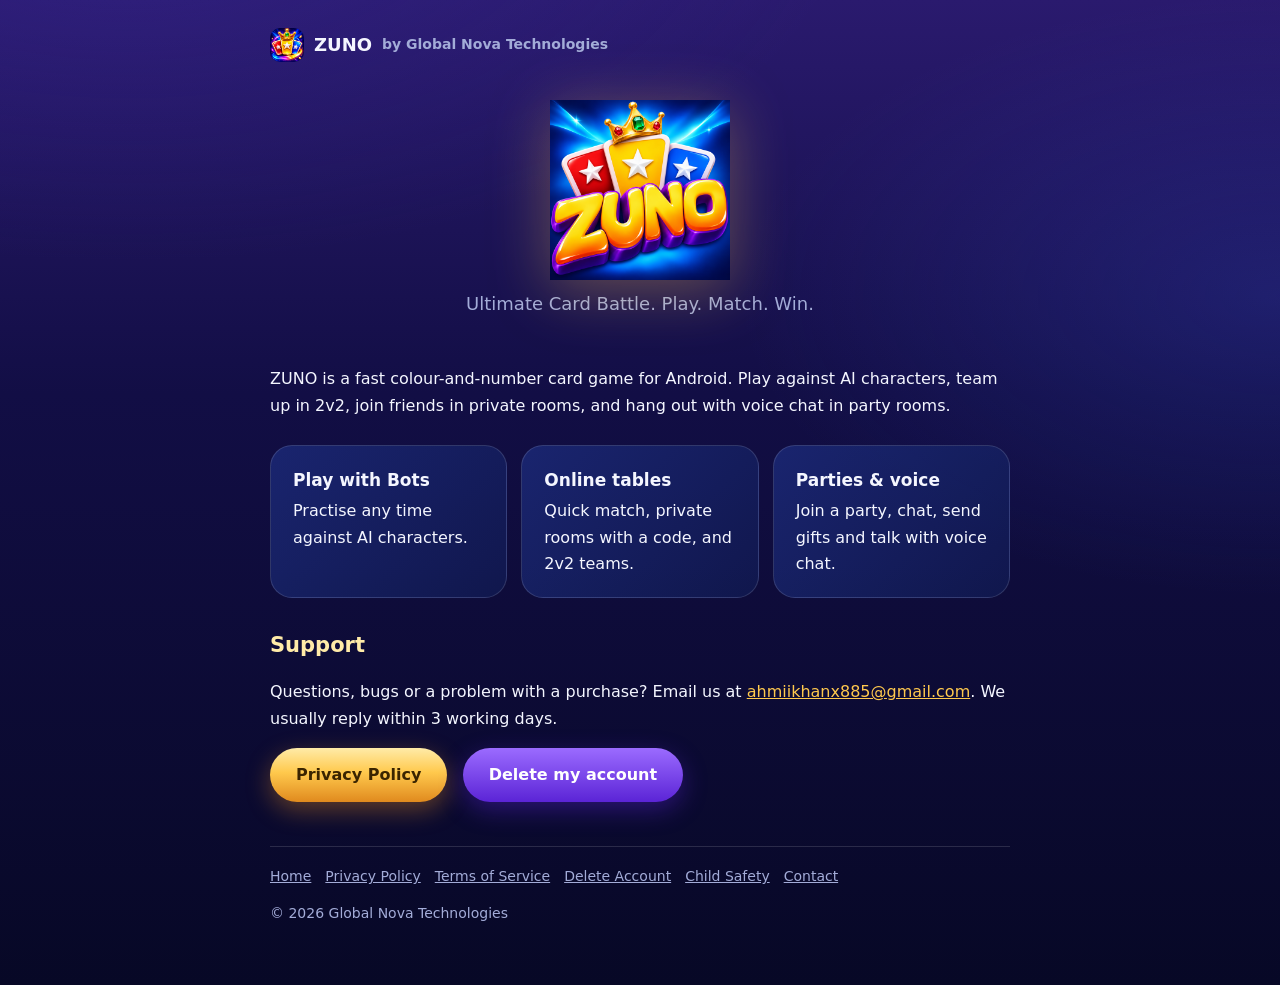
<file: index.html>
<!doctype html>
<html lang="en">
<head>
<meta charset="utf-8">
<meta name="viewport" content="width=device-width, initial-scale=1">
<title>ZUNO: Ultimate Card Battle — Home</title>
<link rel="stylesheet" href="style.css">
<link rel="icon" type="image/png" href="favicon.png">
</head>
<body>
<main>
<a class="brand" href="index.html"><img src="icon-256.png" alt="" width="34" height="34">ZUNO <span>by Global Nova Technologies</span></a>

<div class="hero">
<img src="logo-600.png" alt="ZUNO logo">
<p class="tag">Ultimate Card Battle. Play. Match. Win.</p>
</div>
<p>ZUNO is a fast colour-and-number card game for Android. Play against AI characters, team up in 2v2, join friends in private rooms, and hang out with voice chat in party rooms.</p>
<div class="grid">
<div class="card"><b>Play with Bots</b>Practise any time against AI characters.</div>
<div class="card"><b>Online tables</b>Quick match, private rooms with a code, and 2v2 teams.</div>
<div class="card"><b>Parties &amp; voice</b>Join a party, chat, send gifts and talk with voice chat.</div>
</div>
<h2>Support</h2>
<p>Questions, bugs or a problem with a purchase? Email us at <a href="mailto:ahmiikhanx885@gmail.com">ahmiikhanx885@gmail.com</a>. We usually reply within 3 working days.</p>
<p><a class="btn" href="privacy.html">Privacy Policy</a> &nbsp; <a class="btn soft" href="delete-account.html">Delete my account</a></p>

<footer>
<a href="index.html">Home</a>
<a href="privacy.html">Privacy Policy</a>
<a href="terms.html">Terms of Service</a>
<a href="delete-account.html">Delete Account</a>
<a href="child-safety.html">Child Safety</a>
<a href="mailto:ahmiikhanx885@gmail.com">Contact</a>
<span>© 2026 Global Nova Technologies</span>
</footer>
</main>
</body>
</html>
</file>
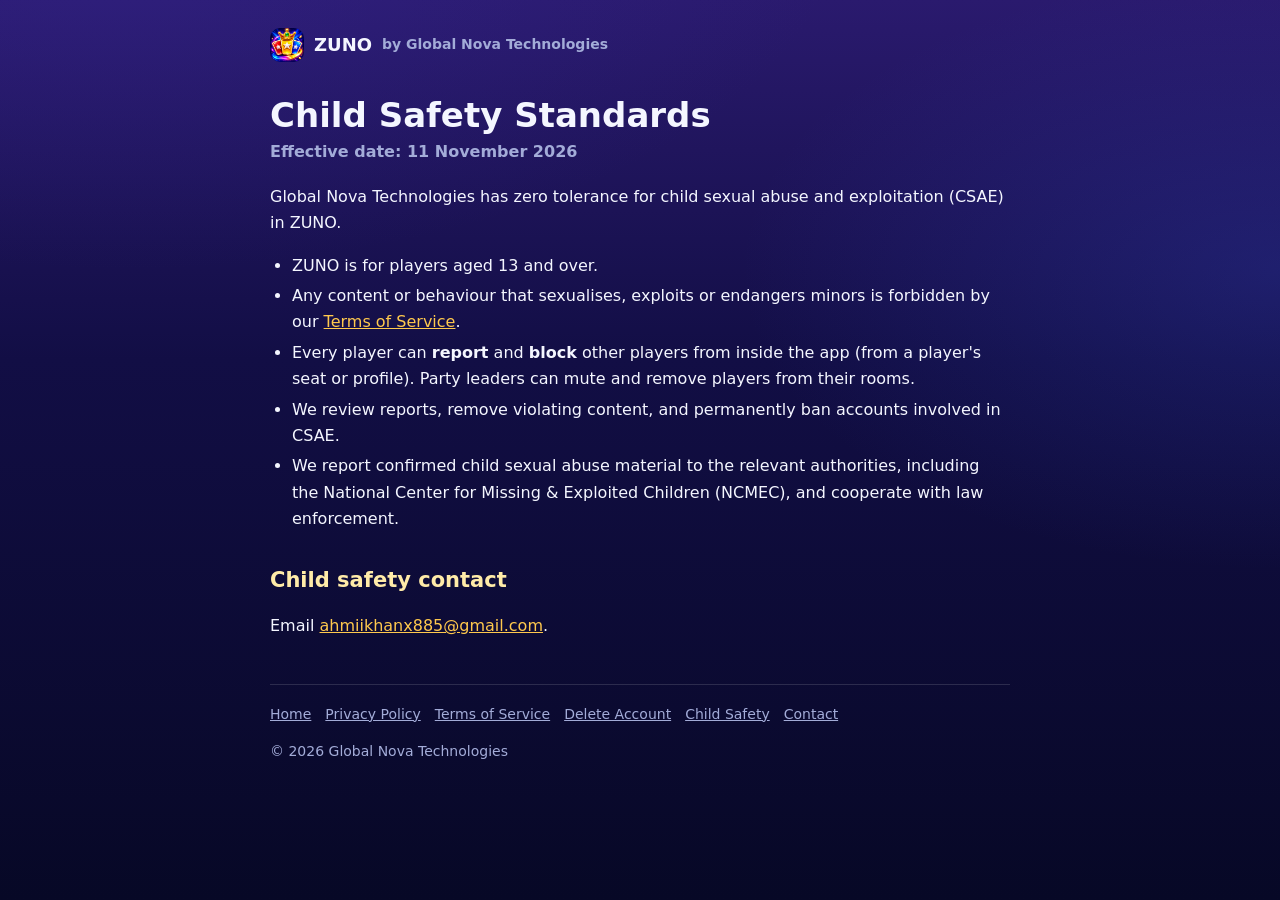
<file: child-safety.html>
<!doctype html>
<html lang="en">
<head>
<meta charset="utf-8">
<meta name="viewport" content="width=device-width, initial-scale=1">
<title>ZUNO: Ultimate Card Battle — Child Safety Standards</title>
<link rel="stylesheet" href="style.css">
<link rel="icon" type="image/png" href="favicon.png">
</head>
<body>
<main>
<a class="brand" href="index.html"><img src="icon-256.png" alt="" width="34" height="34">ZUNO <span>by Global Nova Technologies</span></a>

<h1>Child Safety Standards</h1>
<p class="meta">Effective date: 11 November 2026</p>
<p>Global Nova Technologies has zero tolerance for child sexual abuse and exploitation (CSAE) in ZUNO.</p>
<ul>
<li>ZUNO is for players aged 13 and over.</li>
<li>Any content or behaviour that sexualises, exploits or endangers minors is forbidden by our <a href="terms.html">Terms of Service</a>.</li>
<li>Every player can <b>report</b> and <b>block</b> other players from inside the app (from a player's seat or profile). Party leaders can mute and remove players from their rooms.</li>
<li>We review reports, remove violating content, and permanently ban accounts involved in CSAE.</li>
<li>We report confirmed child sexual abuse material to the relevant authorities, including the National Center for Missing &amp; Exploited Children (NCMEC), and cooperate with law enforcement.</li>
</ul>
<h2>Child safety contact</h2>
<p>Email <a href="mailto:ahmiikhanx885@gmail.com?subject=ZUNO%20child%20safety">ahmiikhanx885@gmail.com</a>.</p>

<footer>
<a href="index.html">Home</a>
<a href="privacy.html">Privacy Policy</a>
<a href="terms.html">Terms of Service</a>
<a href="delete-account.html">Delete Account</a>
<a href="child-safety.html">Child Safety</a>
<a href="mailto:ahmiikhanx885@gmail.com">Contact</a>
<span>© 2026 Global Nova Technologies</span>
</footer>
</main>
</body>
</html>
</file>
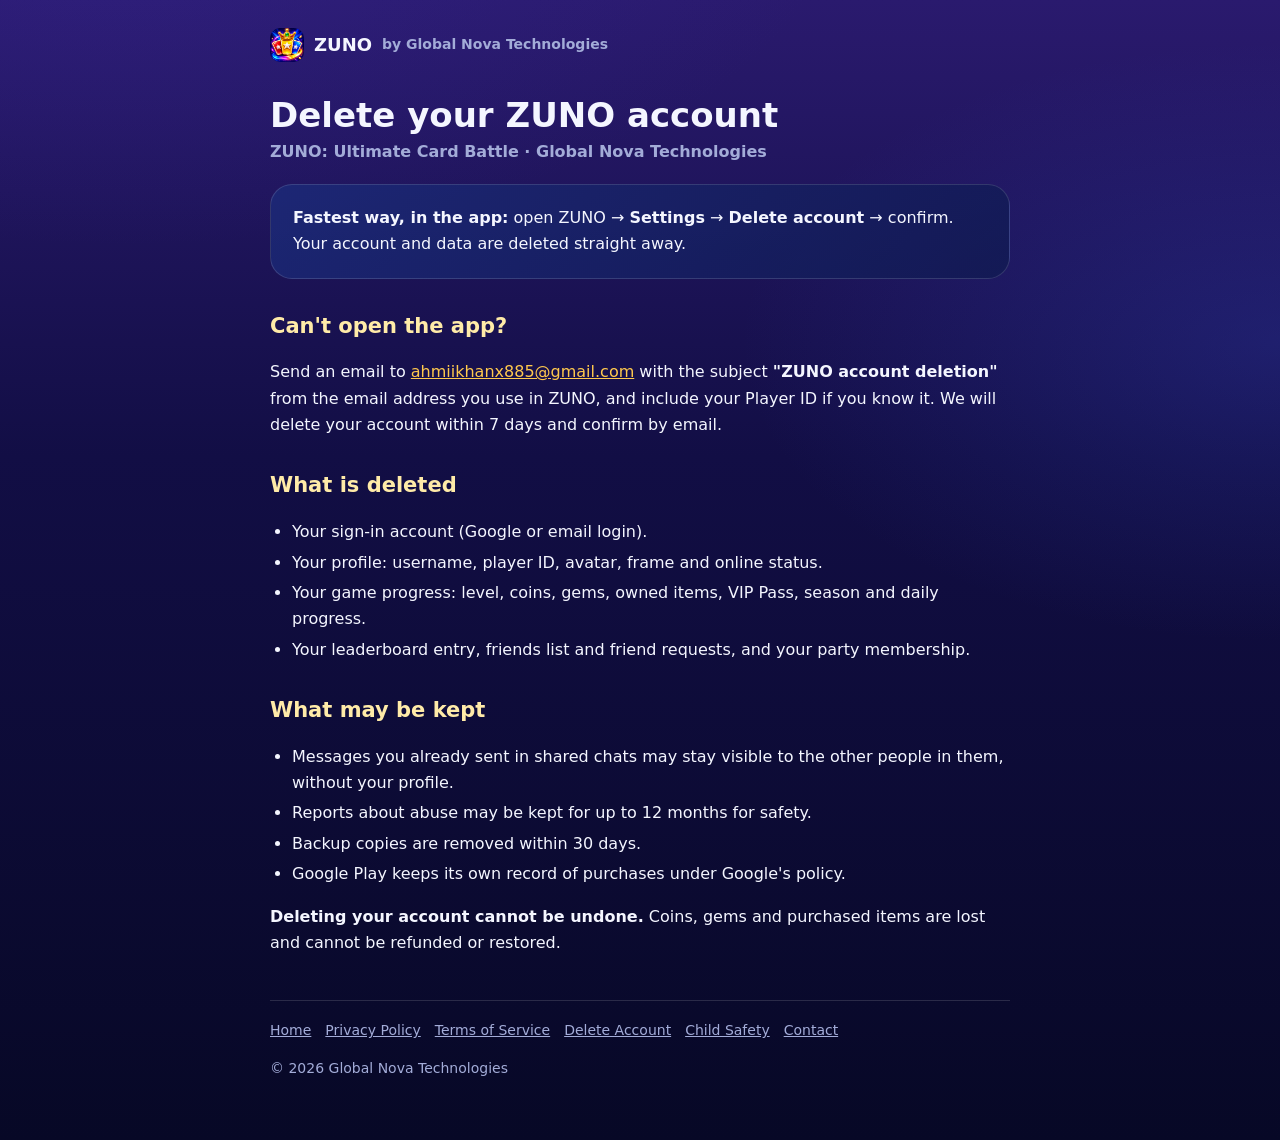
<file: delete-account.html>
<!doctype html>
<html lang="en">
<head>
<meta charset="utf-8">
<meta name="viewport" content="width=device-width, initial-scale=1">
<title>ZUNO: Ultimate Card Battle — Delete Account</title>
<link rel="stylesheet" href="style.css">
<link rel="icon" type="image/png" href="favicon.png">
</head>
<body>
<main>
<a class="brand" href="index.html"><img src="icon-256.png" alt="" width="34" height="34">ZUNO <span>by Global Nova Technologies</span></a>

<h1>Delete your ZUNO account</h1>
<p class="meta">ZUNO: Ultimate Card Battle · Global Nova Technologies</p>
<div class="card"><strong>Fastest way, in the app:</strong> open ZUNO → <b>Settings</b> → <b>Delete account</b> → confirm. Your account and data are deleted straight away.</div>

<h2>Can't open the app?</h2>
<p>Send an email to <a href="mailto:ahmiikhanx885@gmail.com?subject=ZUNO%20account%20deletion">ahmiikhanx885@gmail.com</a> with the subject <b>"ZUNO account deletion"</b> from the email address you use in ZUNO, and include your Player ID if you know it. We will delete your account within 7 days and confirm by email.</p>

<h2>What is deleted</h2>
<ul>
<li>Your sign-in account (Google or email login).</li>
<li>Your profile: username, player ID, avatar, frame and online status.</li>
<li>Your game progress: level, coins, gems, owned items, VIP Pass, season and daily progress.</li>
<li>Your leaderboard entry, friends list and friend requests, and your party membership.</li>
</ul>

<h2>What may be kept</h2>
<ul>
<li>Messages you already sent in shared chats may stay visible to the other people in them, without your profile.</li>
<li>Reports about abuse may be kept for up to 12 months for safety.</li>
<li>Backup copies are removed within 30 days.</li>
<li>Google Play keeps its own record of purchases under Google's policy.</li>
</ul>
<p><b>Deleting your account cannot be undone.</b> Coins, gems and purchased items are lost and cannot be refunded or restored.</p>

<footer>
<a href="index.html">Home</a>
<a href="privacy.html">Privacy Policy</a>
<a href="terms.html">Terms of Service</a>
<a href="delete-account.html">Delete Account</a>
<a href="child-safety.html">Child Safety</a>
<a href="mailto:ahmiikhanx885@gmail.com">Contact</a>
<span>© 2026 Global Nova Technologies</span>
</footer>
</main>
</body>
</html>
</file>
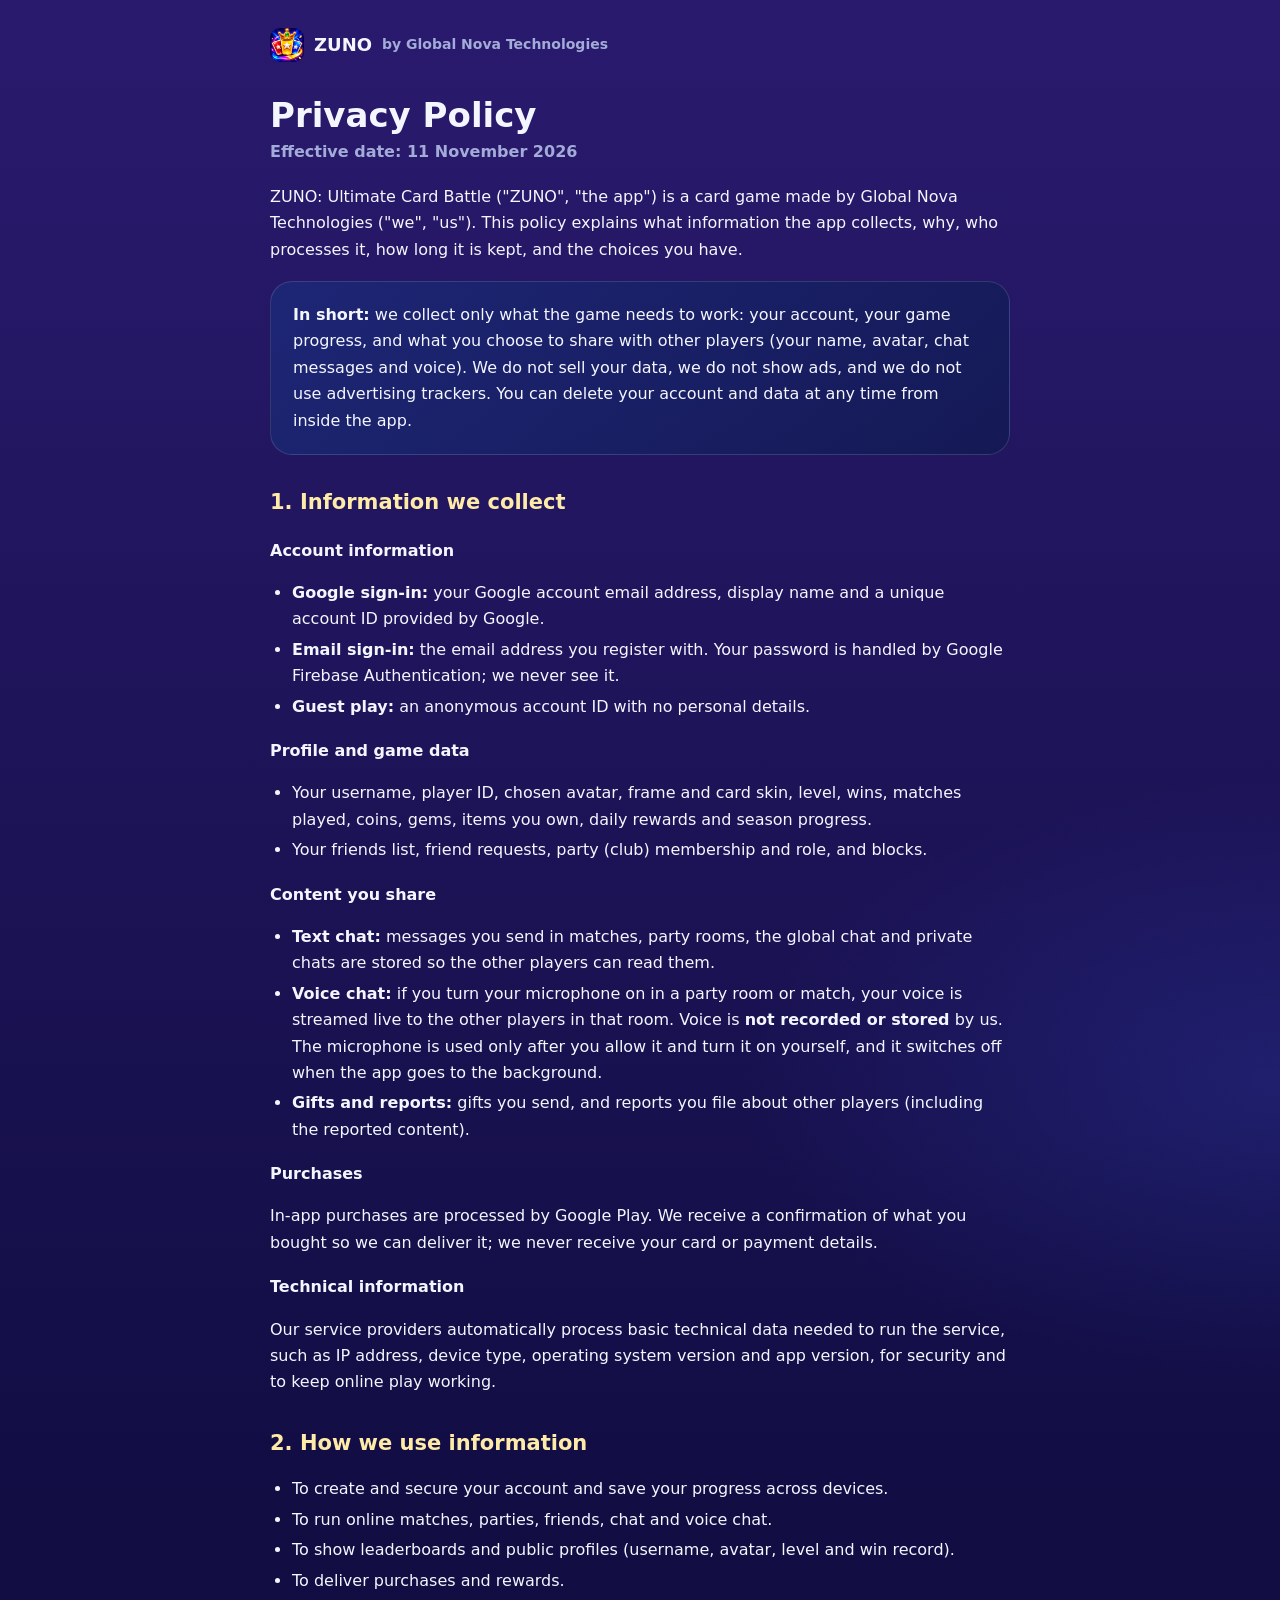
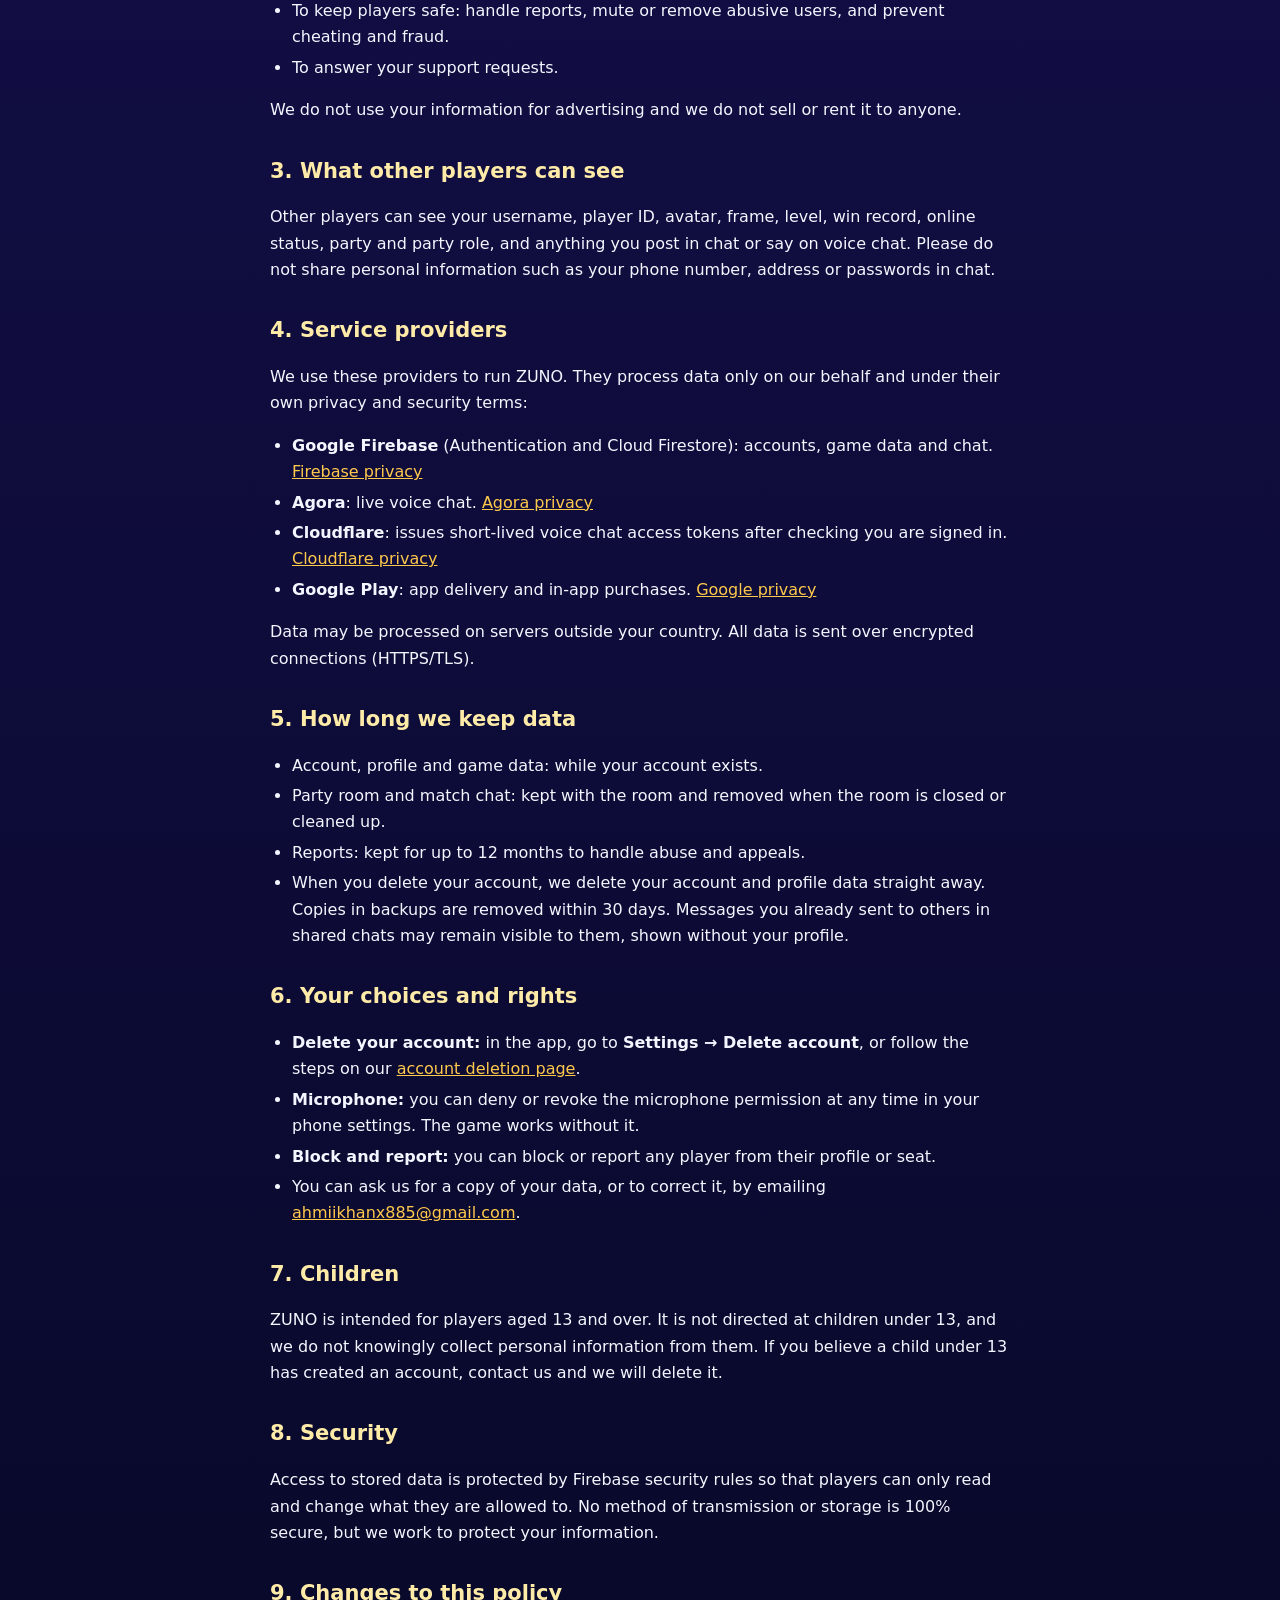
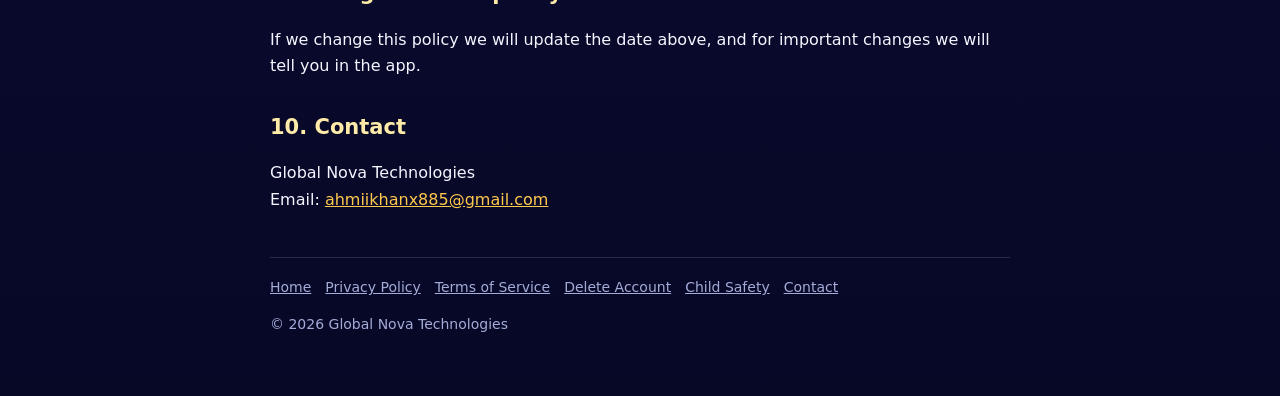
<file: privacy.html>
<!doctype html>
<html lang="en">
<head>
<meta charset="utf-8">
<meta name="viewport" content="width=device-width, initial-scale=1">
<title>ZUNO: Ultimate Card Battle — Privacy Policy</title>
<link rel="stylesheet" href="style.css">
<link rel="icon" type="image/png" href="favicon.png">
</head>
<body>
<main>
<a class="brand" href="index.html"><img src="icon-256.png" alt="" width="34" height="34">ZUNO <span>by Global Nova Technologies</span></a>

<h1>Privacy Policy</h1>
<p class="meta">Effective date: 11 November 2026</p>
<p>ZUNO: Ultimate Card Battle ("ZUNO", "the app") is a card game made by Global Nova Technologies ("we", "us"). This policy explains what information the app collects, why, who processes it, how long it is kept, and the choices you have.</p>
<div class="card"><strong>In short:</strong> we collect only what the game needs to work: your account, your game progress, and what you choose to share with other players (your name, avatar, chat messages and voice). We do not sell your data, we do not show ads, and we do not use advertising trackers. You can delete your account and data at any time from inside the app.</div>

<h2>1. Information we collect</h2>
<h3>Account information</h3>
<ul>
<li><b>Google sign-in:</b> your Google account email address, display name and a unique account ID provided by Google.</li>
<li><b>Email sign-in:</b> the email address you register with. Your password is handled by Google Firebase Authentication; we never see it.</li>
<li><b>Guest play:</b> an anonymous account ID with no personal details.</li>
</ul>
<h3>Profile and game data</h3>
<ul>
<li>Your username, player ID, chosen avatar, frame and card skin, level, wins, matches played, coins, gems, items you own, daily rewards and season progress.</li>
<li>Your friends list, friend requests, party (club) membership and role, and blocks.</li>
</ul>
<h3>Content you share</h3>
<ul>
<li><b>Text chat:</b> messages you send in matches, party rooms, the global chat and private chats are stored so the other players can read them.</li>
<li><b>Voice chat:</b> if you turn your microphone on in a party room or match, your voice is streamed live to the other players in that room. Voice is <b>not recorded or stored</b> by us. The microphone is used only after you allow it and turn it on yourself, and it switches off when the app goes to the background.</li>
<li><b>Gifts and reports:</b> gifts you send, and reports you file about other players (including the reported content).</li>
</ul>
<h3>Purchases</h3>
<p>In-app purchases are processed by Google Play. We receive a confirmation of what you bought so we can deliver it; we never receive your card or payment details.</p>
<h3>Technical information</h3>
<p>Our service providers automatically process basic technical data needed to run the service, such as IP address, device type, operating system version and app version, for security and to keep online play working.</p>

<h2>2. How we use information</h2>
<ul>
<li>To create and secure your account and save your progress across devices.</li>
<li>To run online matches, parties, friends, chat and voice chat.</li>
<li>To show leaderboards and public profiles (username, avatar, level and win record).</li>
<li>To deliver purchases and rewards.</li>
<li>To keep players safe: handle reports, mute or remove abusive users, and prevent cheating and fraud.</li>
<li>To answer your support requests.</li>
</ul>
<p>We do not use your information for advertising and we do not sell or rent it to anyone.</p>

<h2>3. What other players can see</h2>
<p>Other players can see your username, player ID, avatar, frame, level, win record, online status, party and party role, and anything you post in chat or say on voice chat. Please do not share personal information such as your phone number, address or passwords in chat.</p>

<h2>4. Service providers</h2>
<p>We use these providers to run ZUNO. They process data only on our behalf and under their own privacy and security terms:</p>
<ul>
<li><b>Google Firebase</b> (Authentication and Cloud Firestore): accounts, game data and chat. <a href="https://firebase.google.com/support/privacy">Firebase privacy</a></li>
<li><b>Agora</b>: live voice chat. <a href="https://www.agora.io/en/privacy-policy/">Agora privacy</a></li>
<li><b>Cloudflare</b>: issues short-lived voice chat access tokens after checking you are signed in. <a href="https://www.cloudflare.com/privacypolicy/">Cloudflare privacy</a></li>
<li><b>Google Play</b>: app delivery and in-app purchases. <a href="https://policies.google.com/privacy">Google privacy</a></li>
</ul>
<p>Data may be processed on servers outside your country. All data is sent over encrypted connections (HTTPS/TLS).</p>

<h2>5. How long we keep data</h2>
<ul>
<li>Account, profile and game data: while your account exists.</li>
<li>Party room and match chat: kept with the room and removed when the room is closed or cleaned up.</li>
<li>Reports: kept for up to 12 months to handle abuse and appeals.</li>
<li>When you delete your account, we delete your account and profile data straight away. Copies in backups are removed within 30 days. Messages you already sent to others in shared chats may remain visible to them, shown without your profile.</li>
</ul>

<h2>6. Your choices and rights</h2>
<ul>
<li><b>Delete your account:</b> in the app, go to <b>Settings → Delete account</b>, or follow the steps on our <a href="delete-account.html">account deletion page</a>.</li>
<li><b>Microphone:</b> you can deny or revoke the microphone permission at any time in your phone settings. The game works without it.</li>
<li><b>Block and report:</b> you can block or report any player from their profile or seat.</li>
<li>You can ask us for a copy of your data, or to correct it, by emailing <a href="mailto:ahmiikhanx885@gmail.com">ahmiikhanx885@gmail.com</a>.</li>
</ul>

<h2>7. Children</h2>
<p>ZUNO is intended for players aged 13 and over. It is not directed at children under 13, and we do not knowingly collect personal information from them. If you believe a child under 13 has created an account, contact us and we will delete it.</p>

<h2>8. Security</h2>
<p>Access to stored data is protected by Firebase security rules so that players can only read and change what they are allowed to. No method of transmission or storage is 100% secure, but we work to protect your information.</p>

<h2>9. Changes to this policy</h2>
<p>If we change this policy we will update the date above, and for important changes we will tell you in the app.</p>

<h2>10. Contact</h2>
<p>Global Nova Technologies<br>Email: <a href="mailto:ahmiikhanx885@gmail.com">ahmiikhanx885@gmail.com</a></p>

<footer>
<a href="index.html">Home</a>
<a href="privacy.html">Privacy Policy</a>
<a href="terms.html">Terms of Service</a>
<a href="delete-account.html">Delete Account</a>
<a href="child-safety.html">Child Safety</a>
<a href="mailto:ahmiikhanx885@gmail.com">Contact</a>
<span>© 2026 Global Nova Technologies</span>
</footer>
</main>
</body>
</html>
</file>
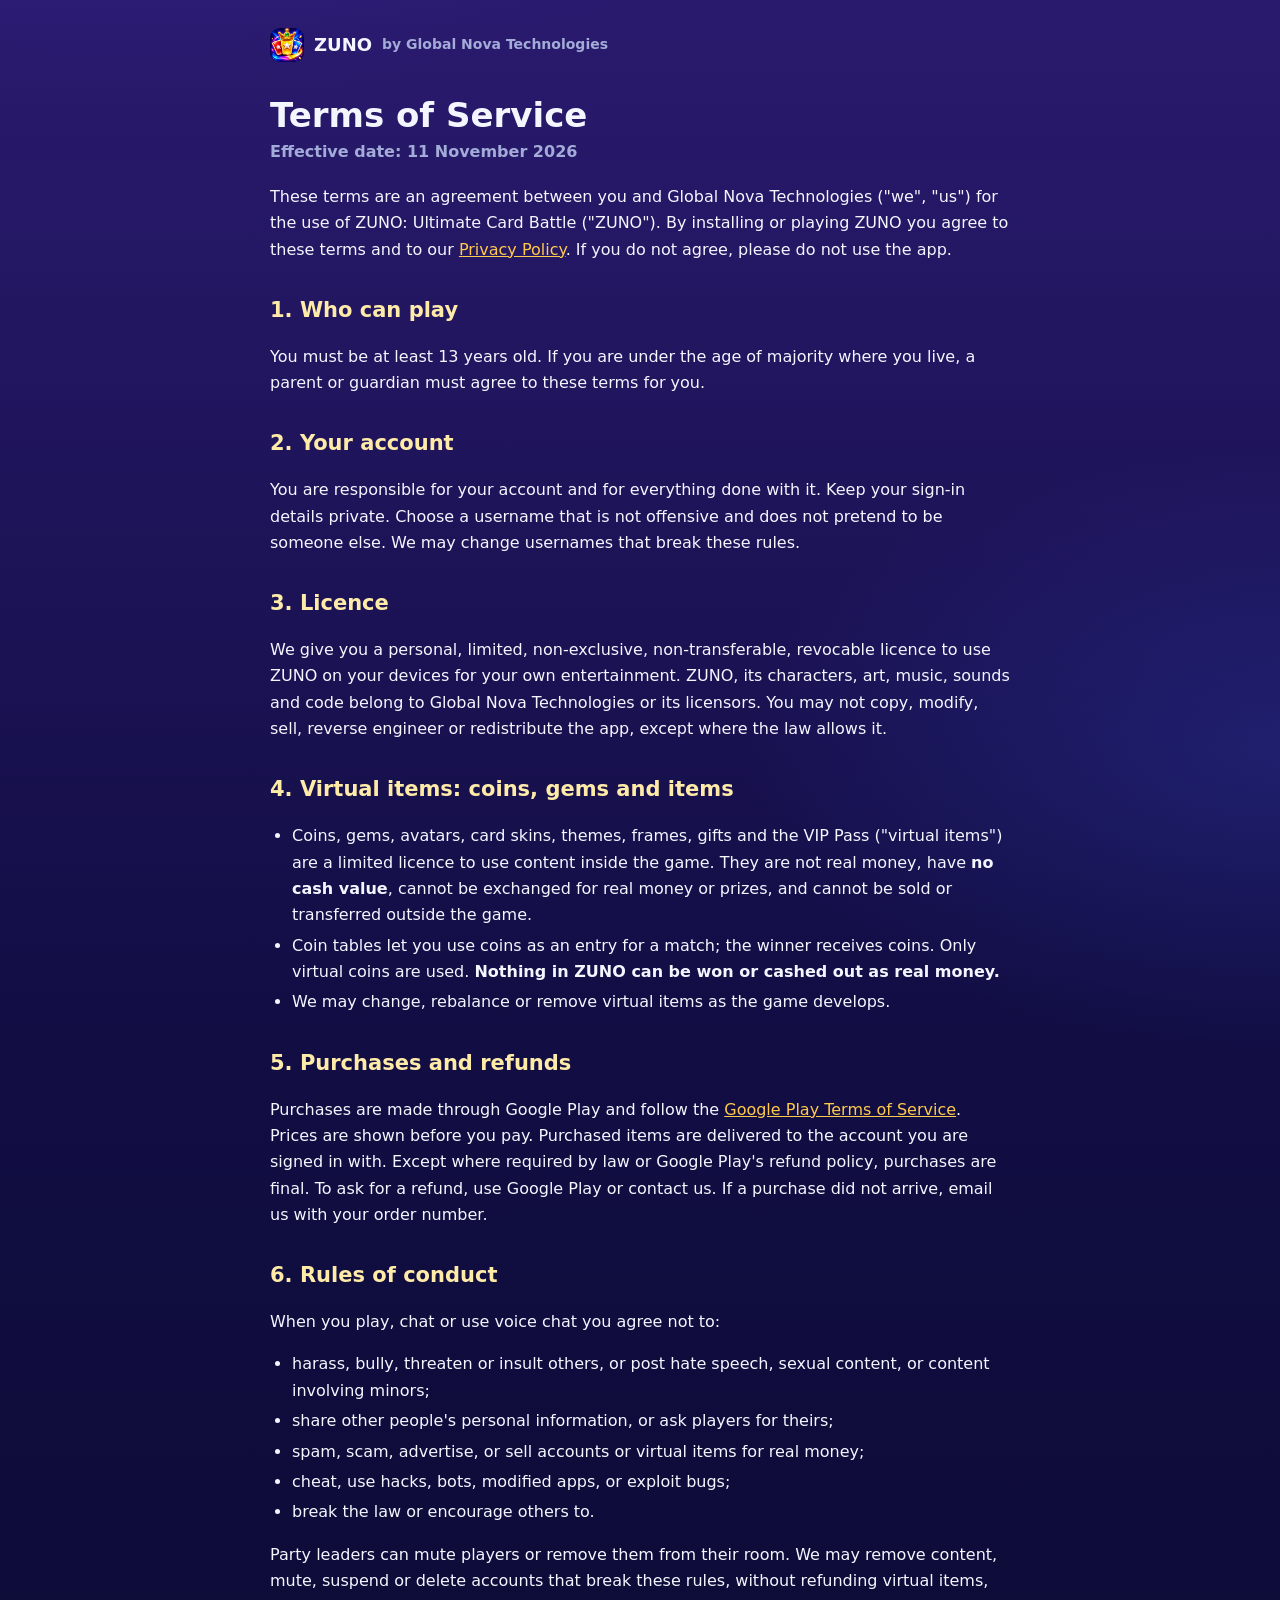
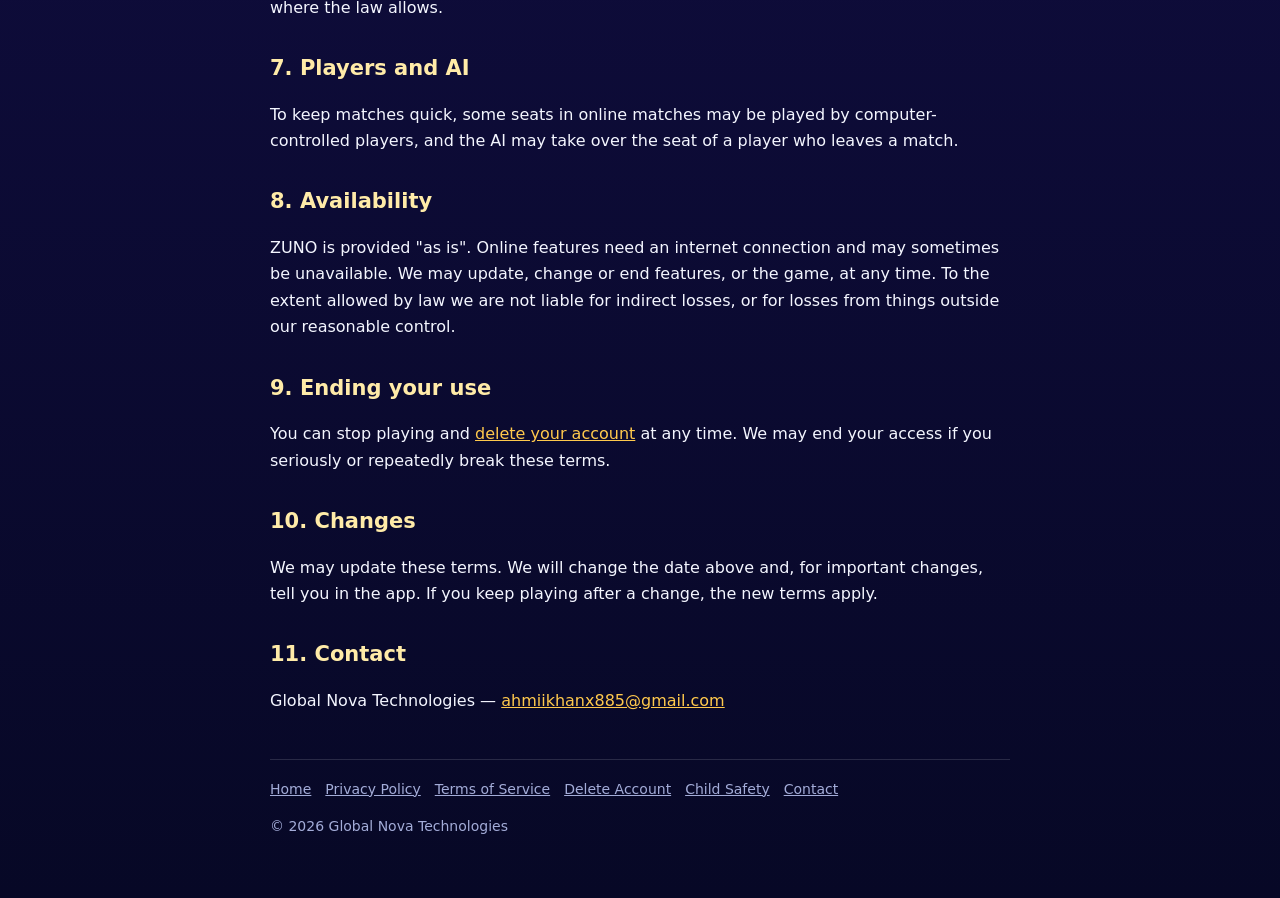
<file: terms.html>
<!doctype html>
<html lang="en">
<head>
<meta charset="utf-8">
<meta name="viewport" content="width=device-width, initial-scale=1">
<title>ZUNO: Ultimate Card Battle — Terms of Service</title>
<link rel="stylesheet" href="style.css">
<link rel="icon" type="image/png" href="favicon.png">
</head>
<body>
<main>
<a class="brand" href="index.html"><img src="icon-256.png" alt="" width="34" height="34">ZUNO <span>by Global Nova Technologies</span></a>

<h1>Terms of Service</h1>
<p class="meta">Effective date: 11 November 2026</p>
<p>These terms are an agreement between you and Global Nova Technologies ("we", "us") for the use of ZUNO: Ultimate Card Battle ("ZUNO"). By installing or playing ZUNO you agree to these terms and to our <a href="privacy.html">Privacy Policy</a>. If you do not agree, please do not use the app.</p>

<h2>1. Who can play</h2>
<p>You must be at least 13 years old. If you are under the age of majority where you live, a parent or guardian must agree to these terms for you.</p>

<h2>2. Your account</h2>
<p>You are responsible for your account and for everything done with it. Keep your sign-in details private. Choose a username that is not offensive and does not pretend to be someone else. We may change usernames that break these rules.</p>

<h2>3. Licence</h2>
<p>We give you a personal, limited, non-exclusive, non-transferable, revocable licence to use ZUNO on your devices for your own entertainment. ZUNO, its characters, art, music, sounds and code belong to Global Nova Technologies or its licensors. You may not copy, modify, sell, reverse engineer or redistribute the app, except where the law allows it.</p>

<h2>4. Virtual items: coins, gems and items</h2>
<ul>
<li>Coins, gems, avatars, card skins, themes, frames, gifts and the VIP Pass ("virtual items") are a limited licence to use content inside the game. They are not real money, have <b>no cash value</b>, cannot be exchanged for real money or prizes, and cannot be sold or transferred outside the game.</li>
<li>Coin tables let you use coins as an entry for a match; the winner receives coins. Only virtual coins are used. <b>Nothing in ZUNO can be won or cashed out as real money.</b></li>
<li>We may change, rebalance or remove virtual items as the game develops.</li>
</ul>

<h2>5. Purchases and refunds</h2>
<p>Purchases are made through Google Play and follow the <a href="https://play.google.com/about/play-terms/">Google Play Terms of Service</a>. Prices are shown before you pay. Purchased items are delivered to the account you are signed in with. Except where required by law or Google Play's refund policy, purchases are final. To ask for a refund, use Google Play or contact us. If a purchase did not arrive, email us with your order number.</p>

<h2>6. Rules of conduct</h2>
<p>When you play, chat or use voice chat you agree not to:</p>
<ul>
<li>harass, bully, threaten or insult others, or post hate speech, sexual content, or content involving minors;</li>
<li>share other people's personal information, or ask players for theirs;</li>
<li>spam, scam, advertise, or sell accounts or virtual items for real money;</li>
<li>cheat, use hacks, bots, modified apps, or exploit bugs;</li>
<li>break the law or encourage others to.</li>
</ul>
<p>Party leaders can mute players or remove them from their room. We may remove content, mute, suspend or delete accounts that break these rules, without refunding virtual items, where the law allows.</p>

<h2>7. Players and AI</h2>
<p>To keep matches quick, some seats in online matches may be played by computer-controlled players, and the AI may take over the seat of a player who leaves a match.</p>

<h2>8. Availability</h2>
<p>ZUNO is provided "as is". Online features need an internet connection and may sometimes be unavailable. We may update, change or end features, or the game, at any time. To the extent allowed by law we are not liable for indirect losses, or for losses from things outside our reasonable control.</p>

<h2>9. Ending your use</h2>
<p>You can stop playing and <a href="delete-account.html">delete your account</a> at any time. We may end your access if you seriously or repeatedly break these terms.</p>

<h2>10. Changes</h2>
<p>We may update these terms. We will change the date above and, for important changes, tell you in the app. If you keep playing after a change, the new terms apply.</p>

<h2>11. Contact</h2>
<p>Global Nova Technologies — <a href="mailto:ahmiikhanx885@gmail.com">ahmiikhanx885@gmail.com</a></p>

<footer>
<a href="index.html">Home</a>
<a href="privacy.html">Privacy Policy</a>
<a href="terms.html">Terms of Service</a>
<a href="delete-account.html">Delete Account</a>
<a href="child-safety.html">Child Safety</a>
<a href="mailto:ahmiikhanx885@gmail.com">Contact</a>
<span>© 2026 Global Nova Technologies</span>
</footer>
</main>
</body>
</html>
</file>
<file: style.css>
:root{--night:#0b0a2a;--deep:#120e45;--card:#1a1f5e;--gold:#ffc94d;--gold-l:#ffeba8;--gold-d:#e08a1e;--ink:#f4f6ff;--mut:#a3acd8;--violet:#9b6bff}
*{box-sizing:border-box}
html{background:var(--night)}
body{margin:0;font-family:"Nunito","Segoe UI",system-ui,-apple-system,sans-serif;color:var(--ink);line-height:1.65;
  background:radial-gradient(1200px 600px at 10% -10%,#3a2a9e55,transparent 60%),radial-gradient(900px 500px at 100% 30%,#3346c244,transparent 60%),linear-gradient(#2a1a6e,#120e45 40%,#070826);min-height:100vh}
a{color:var(--gold)}
main{max-width:780px;margin:0 auto;padding:28px 20px 60px}
.brand{display:inline-flex;align-items:center;gap:10px;color:var(--ink);text-decoration:none;font-weight:900;font-size:18px}
.brand img{border-radius:10px}
.brand span{color:var(--mut);font-weight:700;font-size:14px}
h1{font-size:34px;line-height:1.15;margin:26px 0 4px}
h2{font-size:21px;margin:30px 0 8px;color:var(--gold-l)}
h3{font-size:16px;margin:18px 0 6px}
.meta{color:var(--mut);font-weight:700;margin:0 0 18px}
.card{background:linear-gradient(135deg,#1c2b7acc,#111a52cc);border:1px solid #ffffff22;border-radius:22px;padding:20px 22px;margin:18px 0}
ul{padding-left:22px}
li{margin:4px 0}
footer{margin-top:44px;padding-top:18px;border-top:1px solid #ffffff22;color:var(--mut);font-size:14px;display:flex;flex-wrap:wrap;gap:14px;align-items:center}
footer img{height:28px}
footer a{color:var(--mut)}
.hero{text-align:center;padding:30px 0 10px}
.hero img{width:180px;filter:drop-shadow(0 10px 30px #ffc94d55)}
.title{font-size:54px;font-weight:900;margin:8px 0 0;background:linear-gradient(#ffeba8,#ffc94d 45%,#e08a1e);-webkit-background-clip:text;background-clip:text;color:transparent}
.sub{letter-spacing:.45em;font-weight:900;margin:2px 0 10px}
.tag{color:var(--mut);font-size:18px;margin:0 0 22px}
.btn{display:inline-block;padding:14px 26px;border-radius:999px;font-weight:900;text-decoration:none;color:#3a2400;background:linear-gradient(#ffeba8,#ffc94d 45%,#e08a1e);box-shadow:0 8px 24px #e08a1e66}
.btn.soft{background:linear-gradient(#9b6bff,#5b24d6);color:#fff;box-shadow:0 8px 24px #5b24d666}
.grid{display:grid;grid-template-columns:repeat(auto-fit,minmax(min(210px,100%),1fr));gap:14px;margin-top:26px}
.grid .card{margin:0}
.grid b{display:block;font-size:17px;margin-bottom:4px}
.tiles{display:flex;justify-content:center;gap:8px;margin:18px 0 6px}
.tiles span{width:46px;height:46px;border-radius:12px;display:grid;place-items:center;font-weight:900;font-size:22px;color:#3a2400;background:linear-gradient(#fff4d6,#f0cb82);box-shadow:0 6px 14px #0006}
</file>
